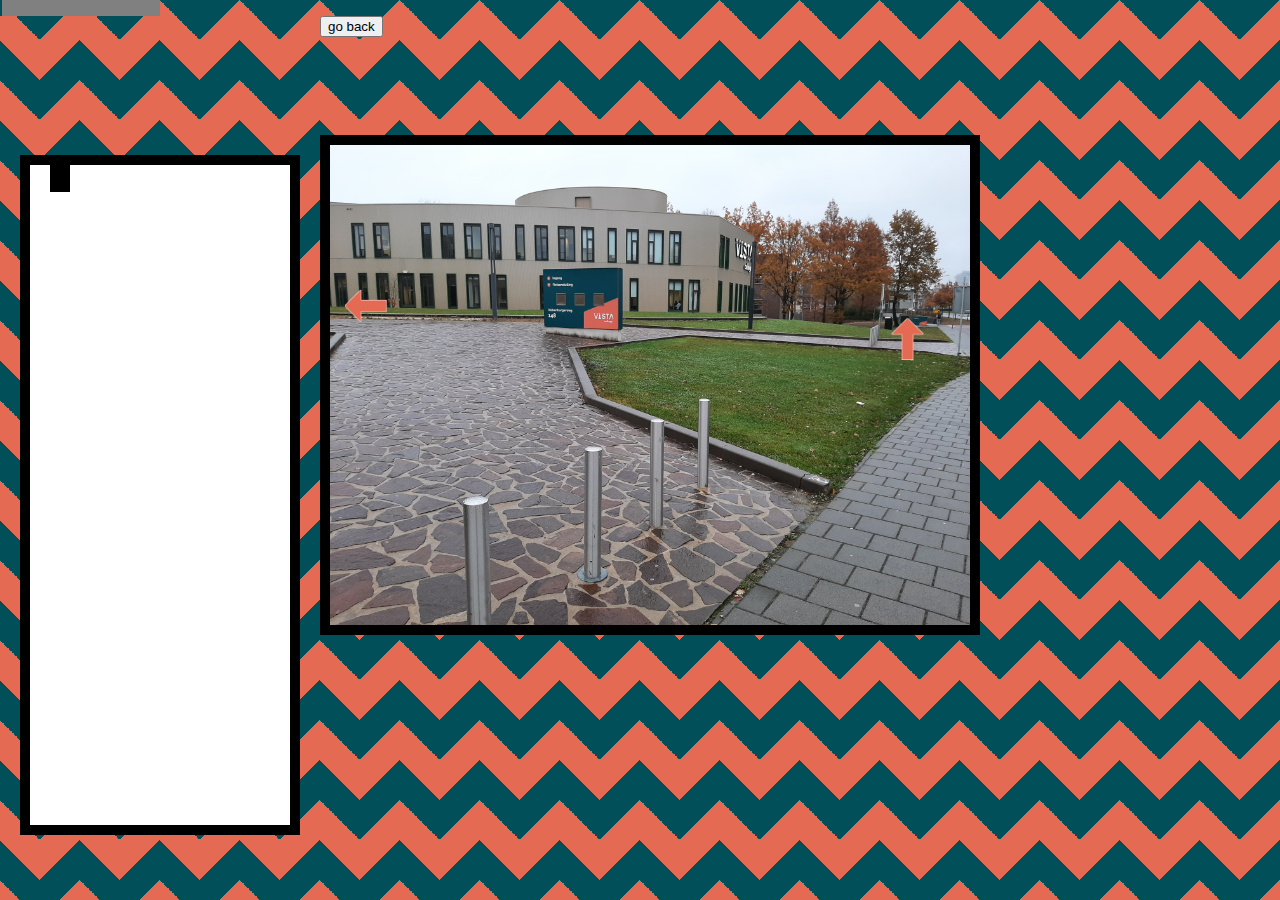
<file: HTML/EscapeVista.html>
<!DOCTYPE html>	
<html>
    <head>
        <title>Escape Vista</title>
        <!--Stylesheet-->
        <link rel="stylesheet" href="../CSS/Stylesheet.css">
    </head>
    <!--oncontextmenu="return false" onkeydown="return false;" onmousedown="return false;" makes sure that the users cannot open the "inspect element" window, to prevent cheating. -->
    <body id="EscapeVistaBody" oncontextmenu="return false" onkeydown="return false;" onmousedown="return false;" > <!--to prevent "inspect element" place: oncontextmenu="return false" onkeydown="return false;" onmousedown="return false;" in the 'body' tag-->  
     <!-- can create errors on some editors  but for running te site it does not affect anything-->
        <!-- <img src="../IMAGES/Escape-Vista-Background.png" id="BackGroundFrame"></img> -->
        <div id="GridContainer">                
            <progress value="1" max="100" id="VistaScore"></progress>
            <p id="score"><span id="score"></span></p>
            <!--Image to use as background-->
            <img id="ImageHolder" src="../IMAGES/School/Hoofdweg.jpg" alt="Image Not Found">
            <!--SVG for drawing and placing the arrows on the screen-->
            <svg id="PathHolder" width=100% height=100% viewbox="0 0 768 576" preserveAspectRatio="none">
                <!--Each arrow is given an X and Y coordinate, direction and destination it lead to when clicked-->
                <image id="ImageArrow1" href="../IMAGES/Blue arrow Left.png" x=30 y=180 height="50px" width="50px" onclick="TravelPath('Pad naar Hoofdingang')"></image>
                <image id="ImageArrow2" href="../IMAGES/Blue arrow Up.png" x=680 y=220 height="50px" width="50px" onclick="TravelPath('Zijweg aan Hoofdweg')"></image>
                <image id="ImageArrow3" href="../IMAGES/Blue arrow Down.png" x=-50 y=-50 height="50px" width="50px" onclick="TravelPath(null)"></image>
                <image id="ImageArrow4" href="../IMAGES/Blue arrow Right.png" x=-50 y=-50 height="50px" width="50px" onclick="Travelpath(null)"></image>
                <p>
                    <button id="landingpage_button" x="50" y="50" height="50px" width="50px">go back</button><!--it is a loop back button -->
                </p>
            </svg>
            <!--To do list to finish before finalising product-->
            <div id="Taskholder"></div>
        </div>
    </body>
</html>
<!--Scripts to link to this HTML page-->
<script src="../JS/EscapeVistaImageInfo.JS"></script>
<script src="../JS/EscapeVista.js"></script>
</file>
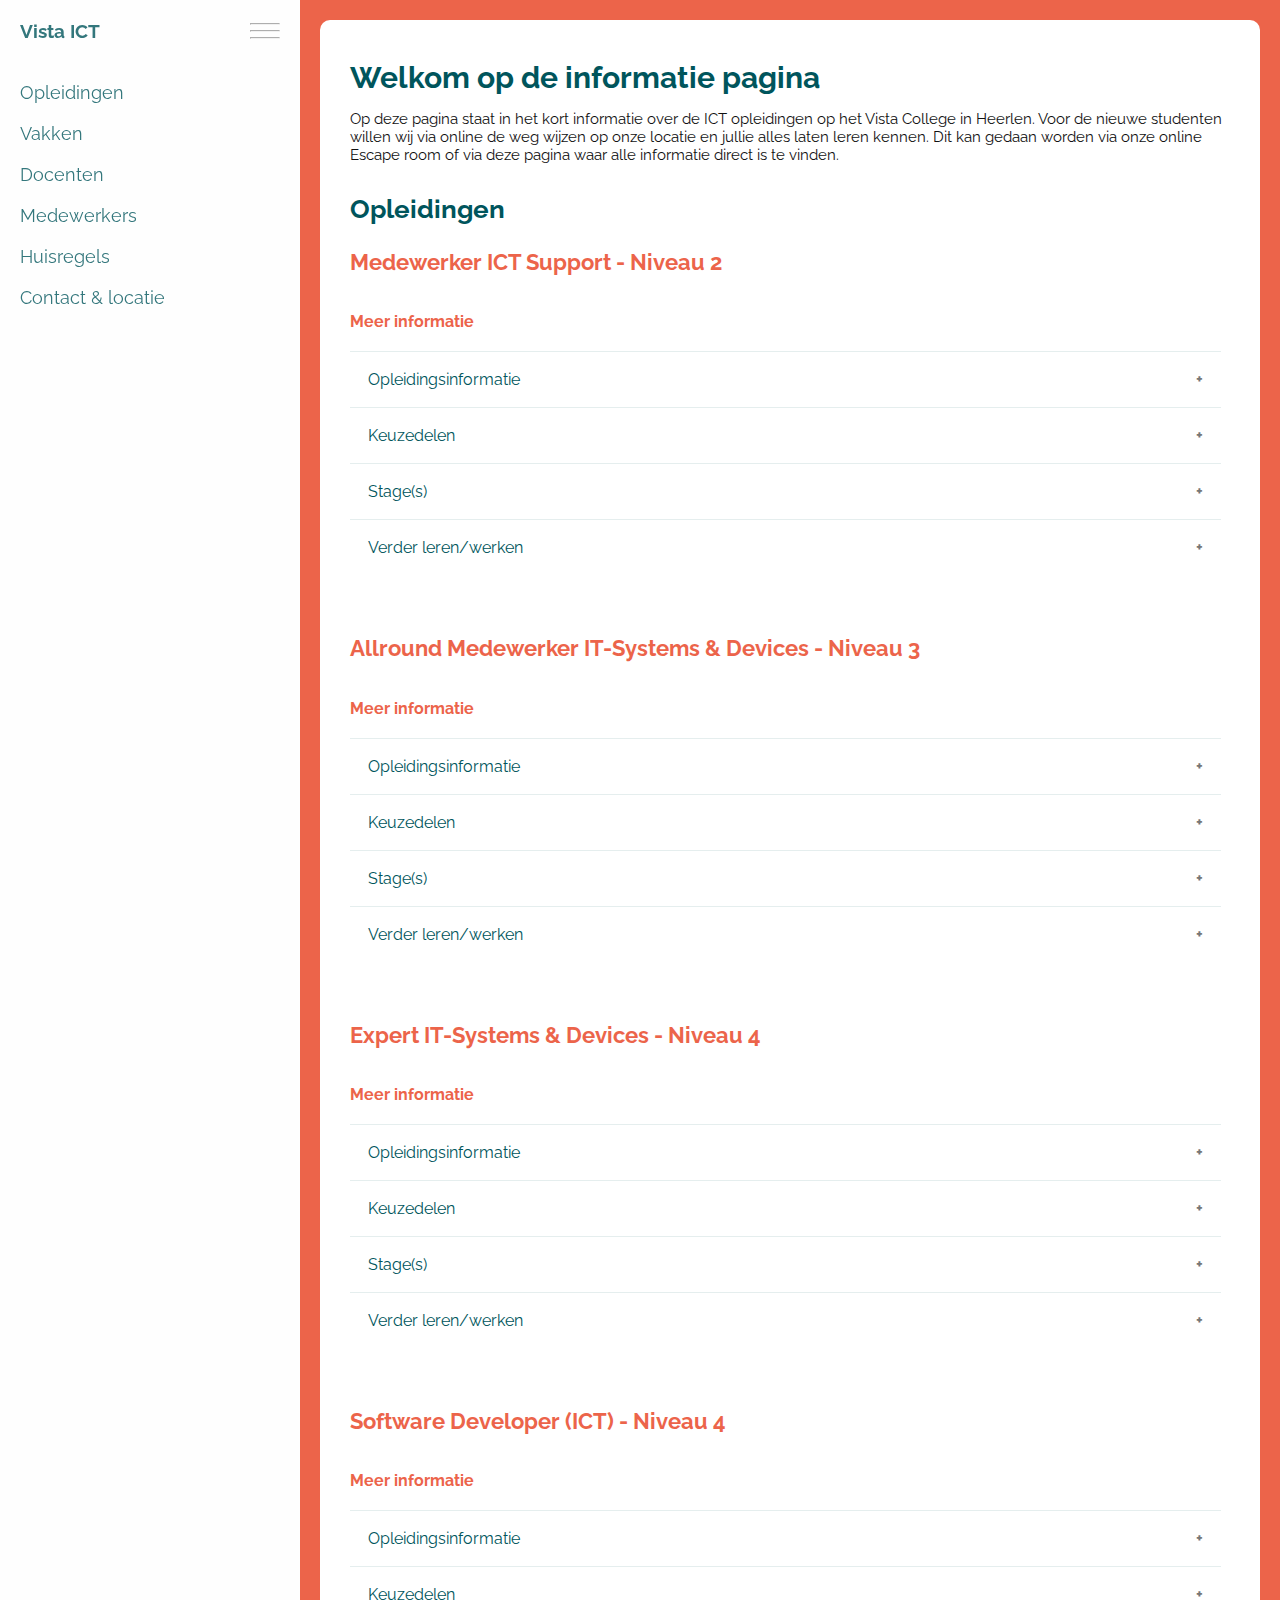
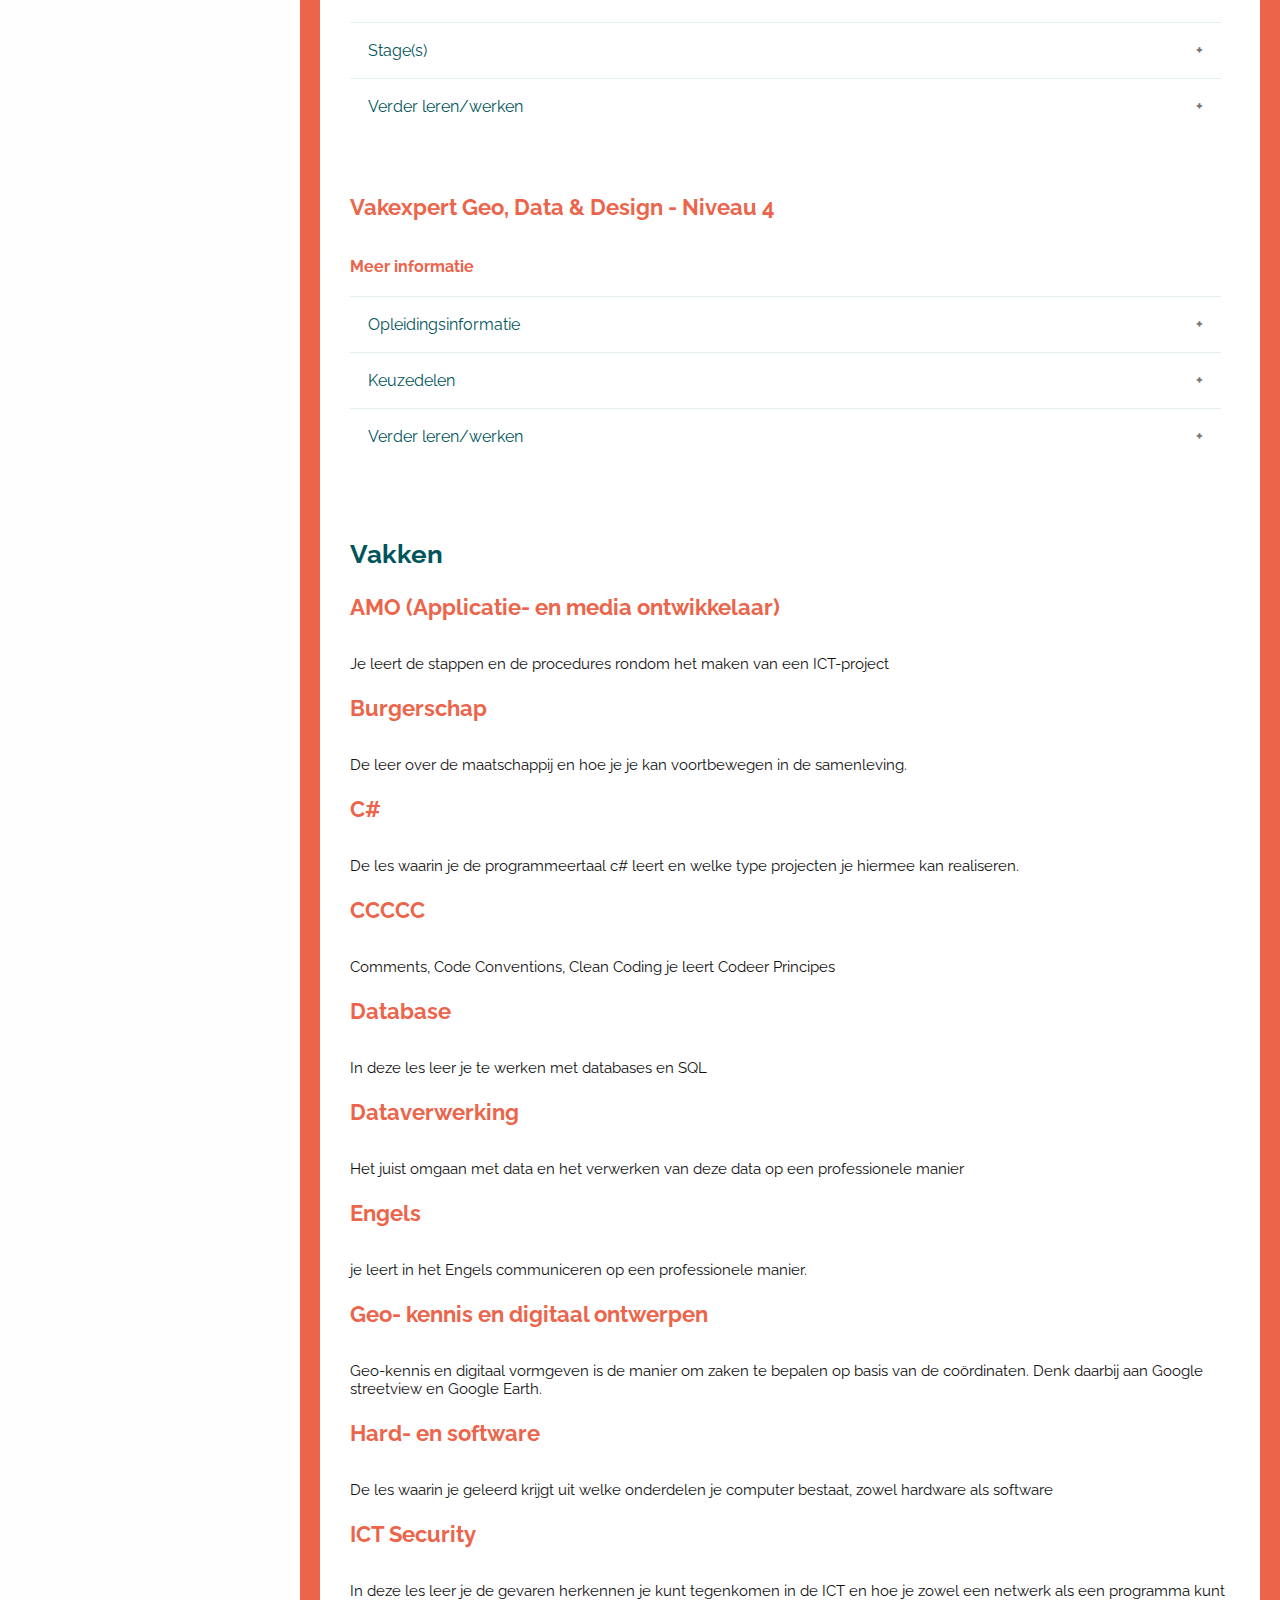
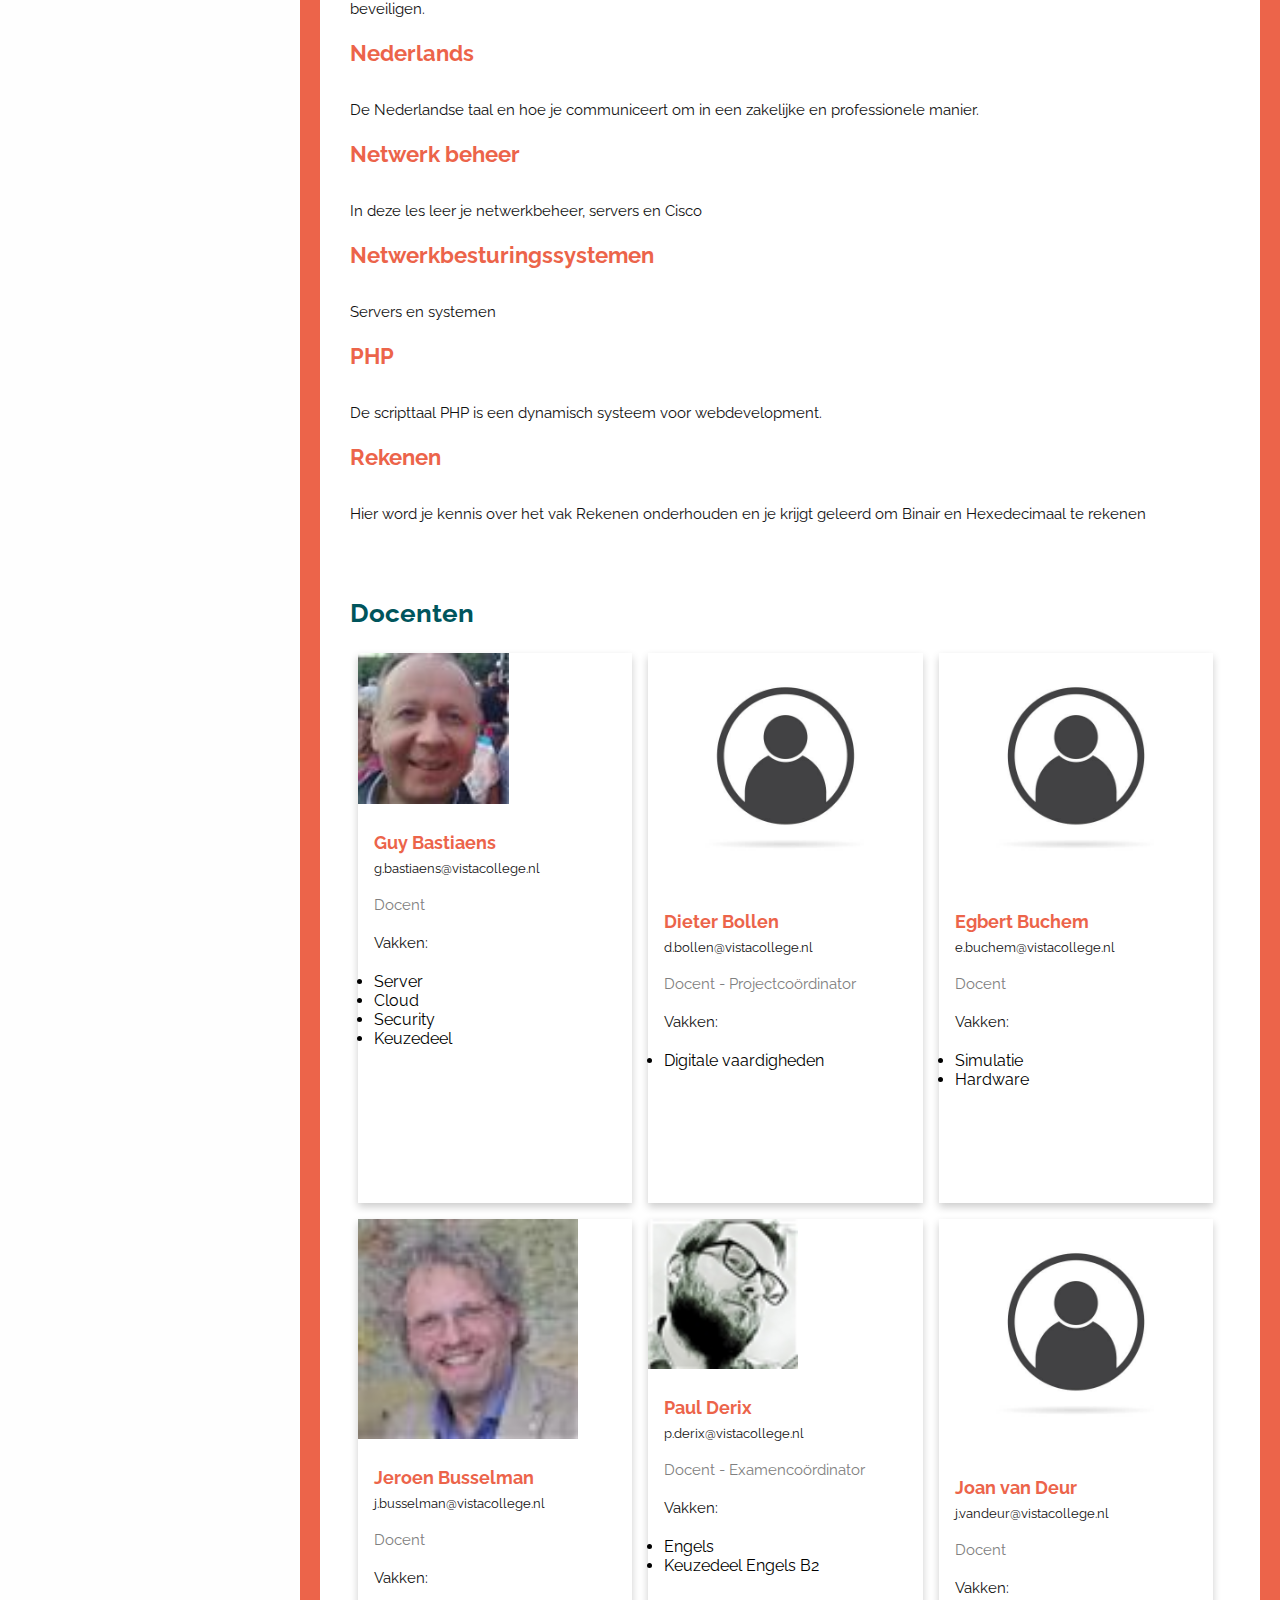
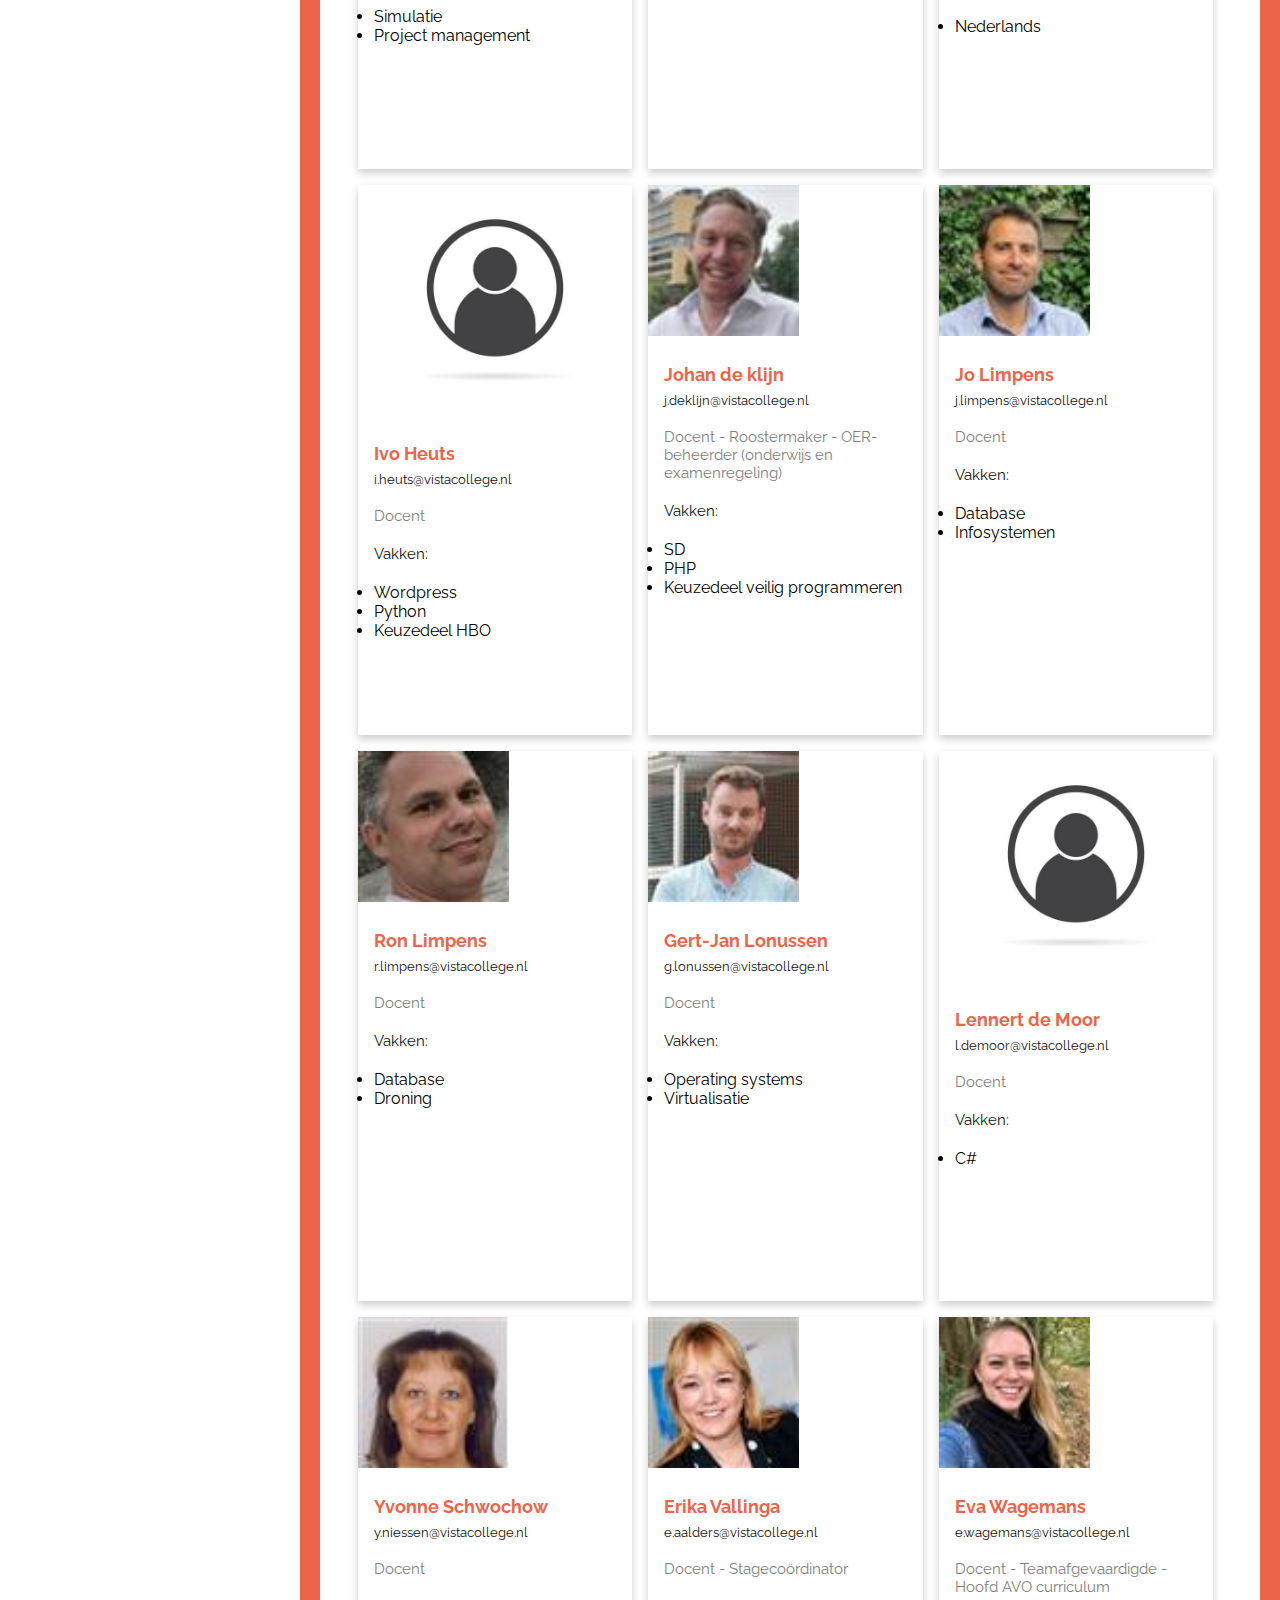
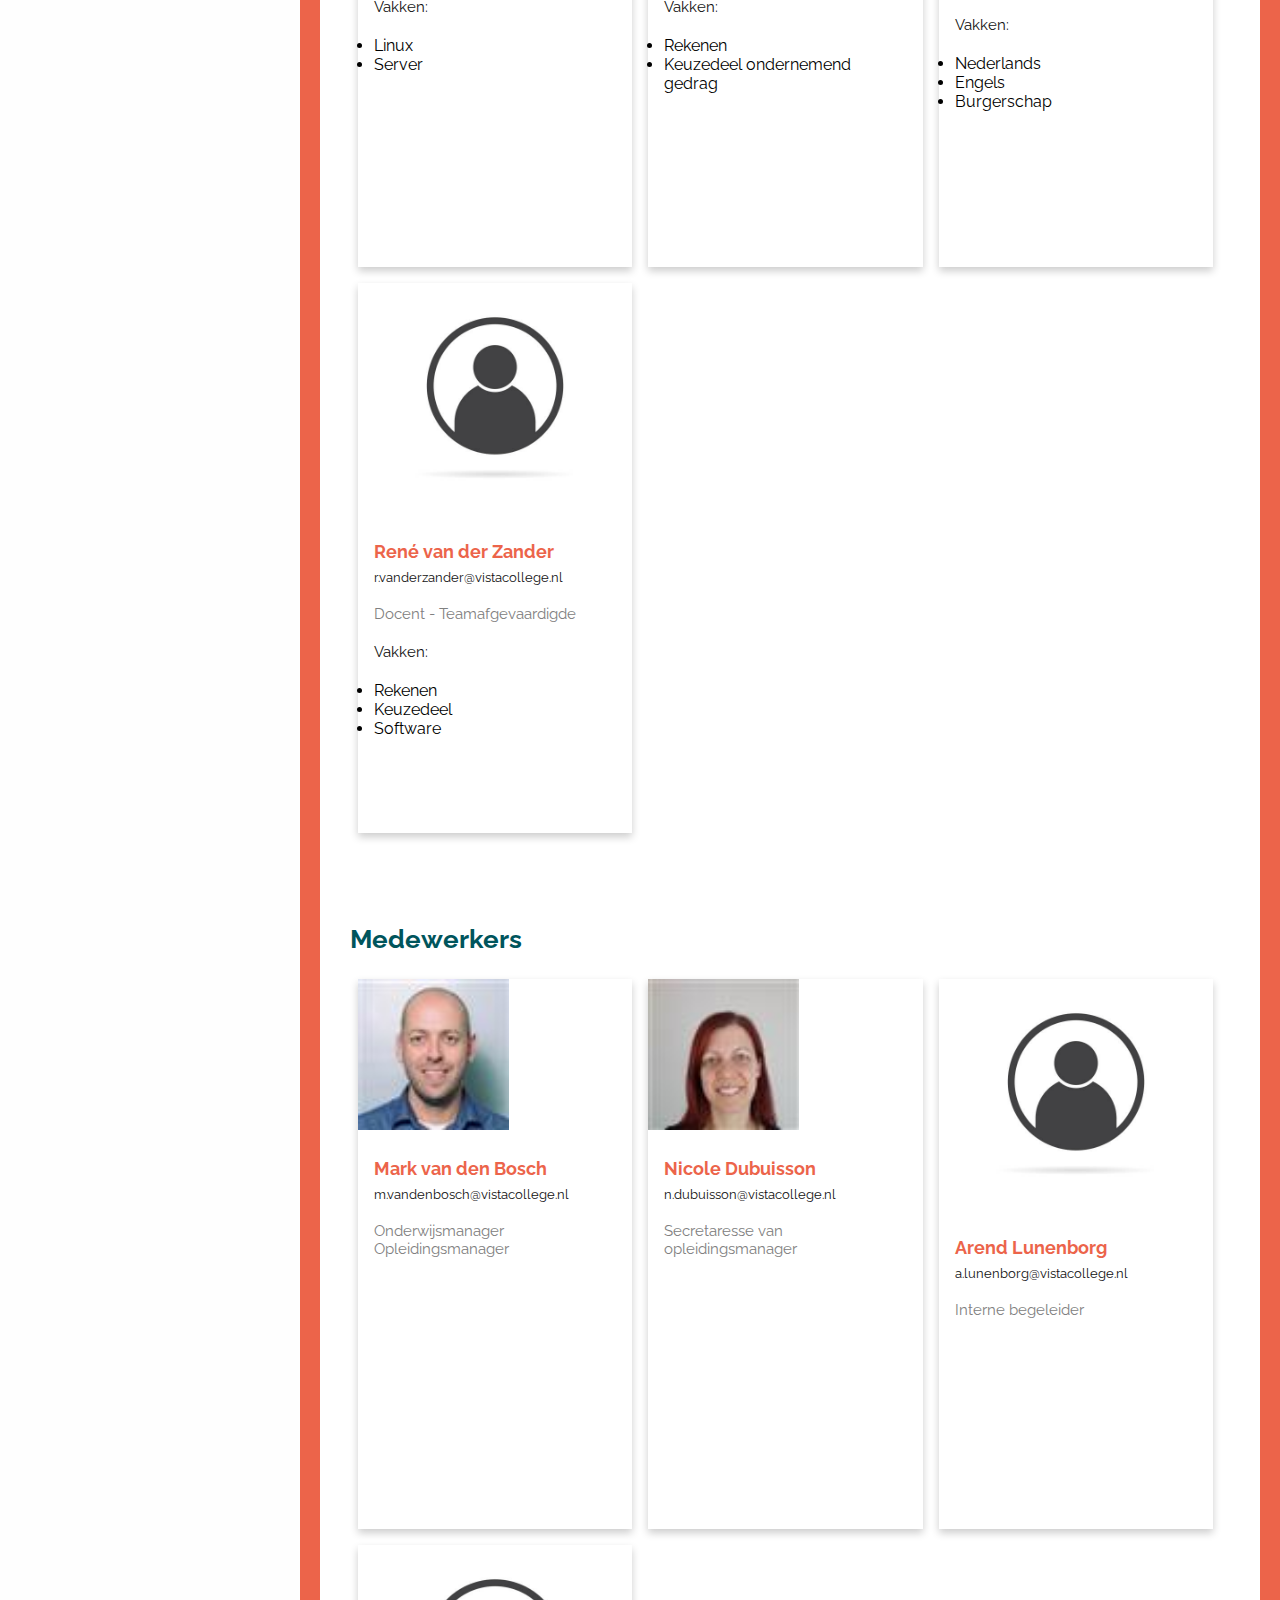
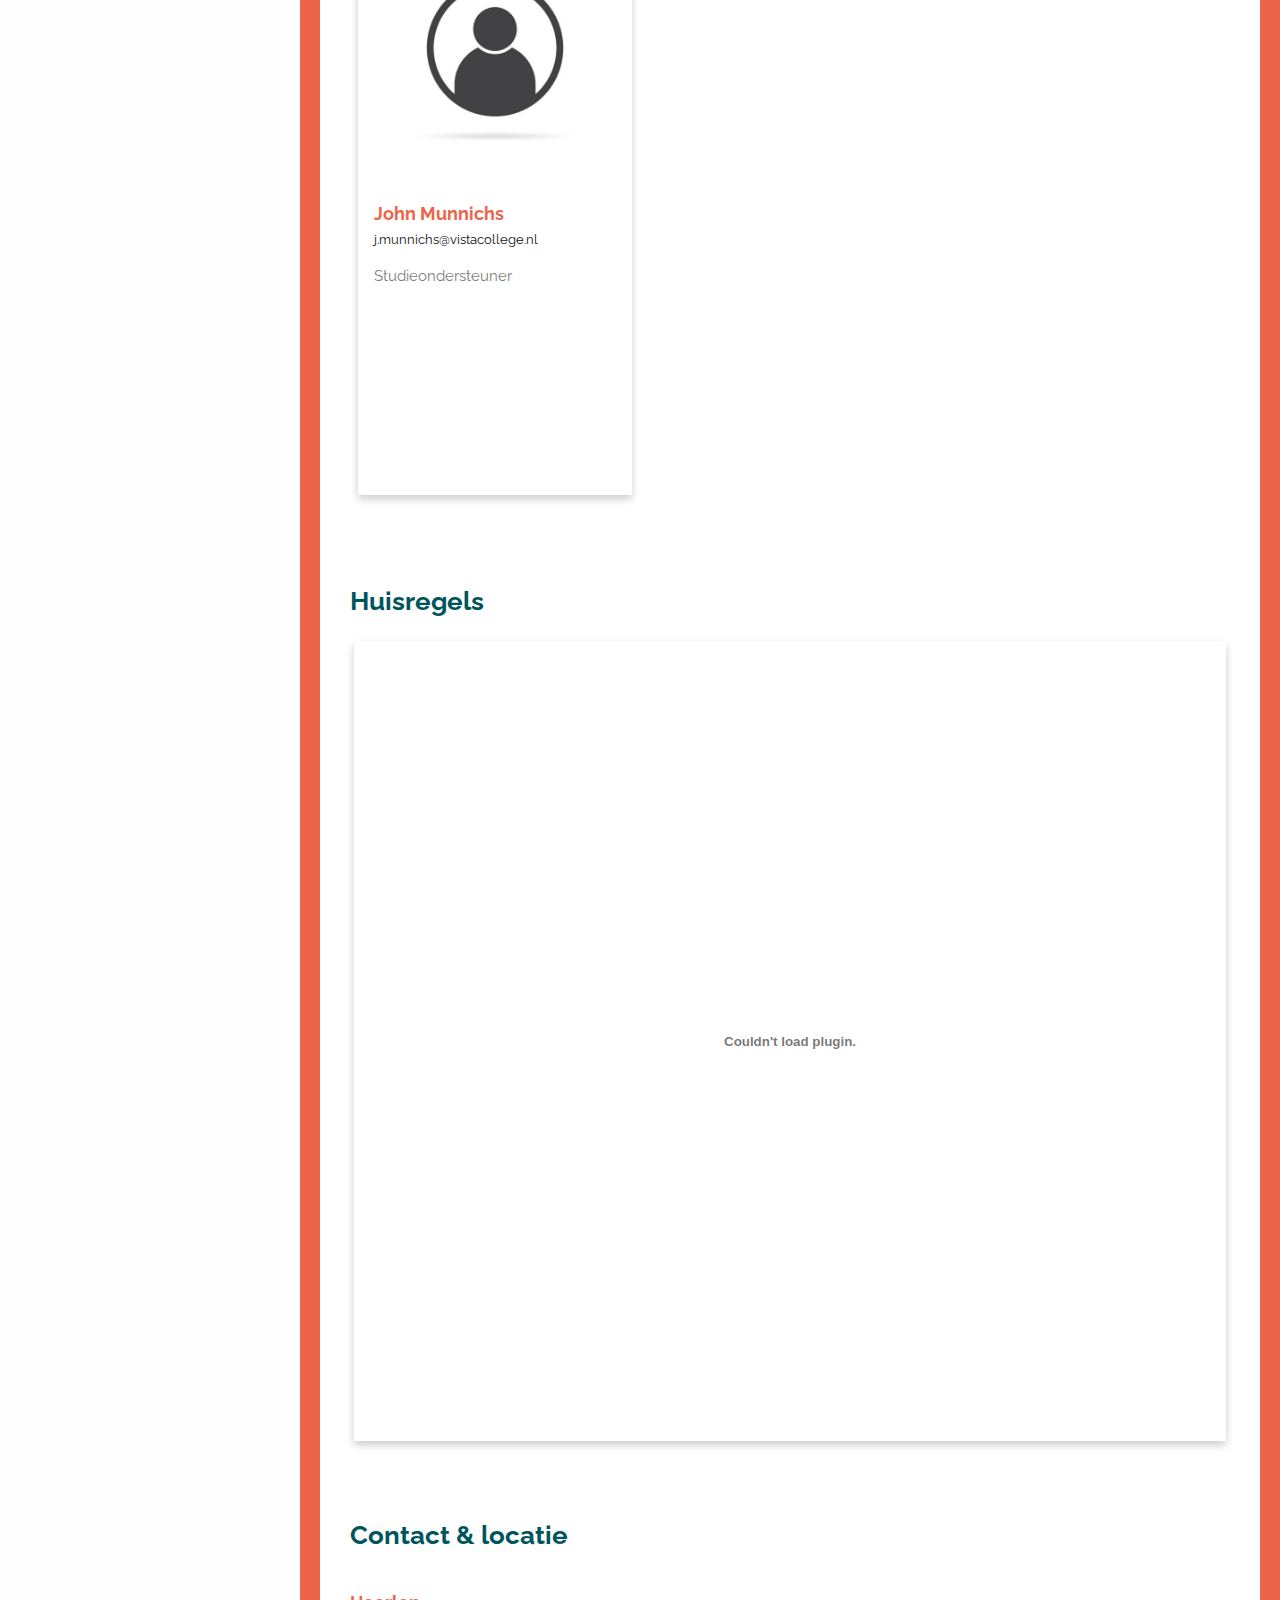
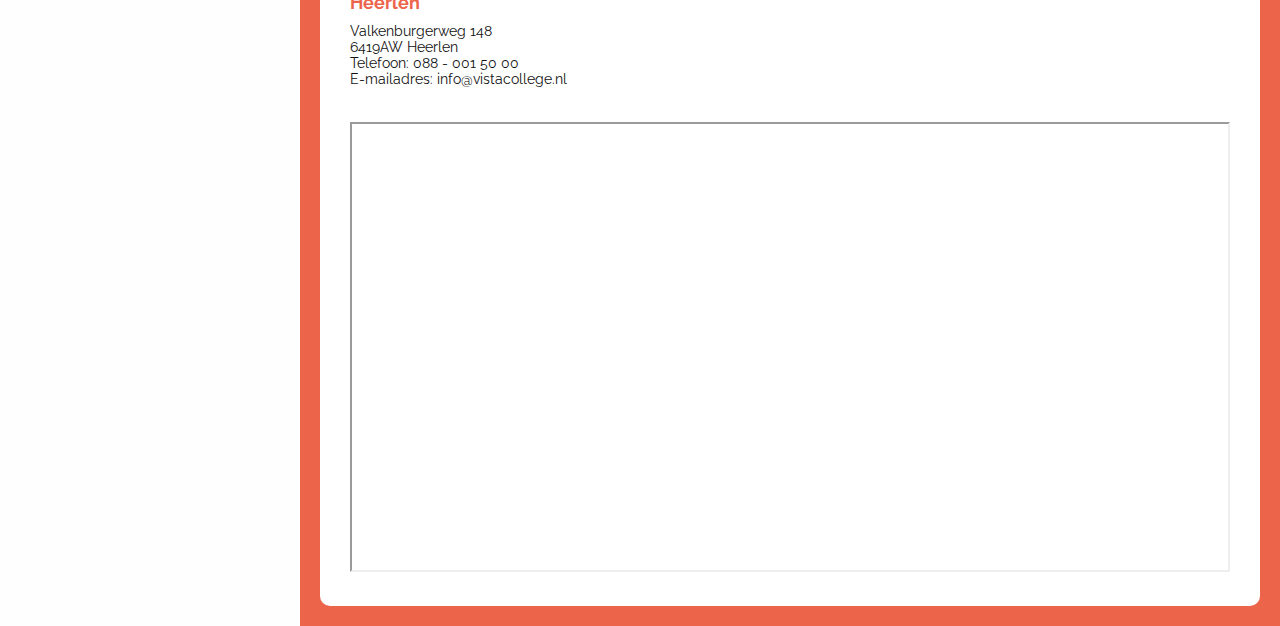
<file: HTML/InformatiePagina.html>
<!DOCTYPE html>
<!-- Informatie pagina waar alle informatie staat over de 
     opleidingen, vakken, docenten, huisregels, plattegrond en contactgegevens. -->
<html>
    <head>
        <link rel="stylesheet" href="../CSS/InformatiePagina.css">        
        <link rel="icon"       href="../IMAGES/VistaLogo.png" type="image/x-icon">                        
        <link rel="preconnect" href="https://fonts.googleapis.com">
        <link rel="preconnect" href="https://fonts.googleapis.com">
        <link rel="preconnect" href="https://fonts.gstatic.com" crossorigin>
        <link href="https://fonts.googleapis.com/css2?family=Raleway&display=swap" rel="stylesheet">
        <title>Escape Vista ICT</title>                 
    </head>
    <body>         
      <nav class="vertical-menu-wrapper">
        <div class="vertical-menu-logo">
          <div><a href="#top" style="font-weight: bolder;">Vista ICT</a></div>
            <span class="open-menu-btn"><hr><hr><hr></span>
        </div>
          <ul class="vertical-menu">            
              <li><a href="#opleidingen">Opleidingen</a></li>
              <li><a href="#vakken">Vakken</a></li>
              <li><a href="#docenten">Docenten</a></li>
              <li><a href="#medewerkers">Medewerkers</a></li>
              <!--<li><a href="#plattegrond">Plattegrond</a></li>-->
              <li><a href="#huisregels">Huisregels</a></li>
              <li><a href="#contact">Contact & locatie</a></li>
          </ul>        
      </nav>      

      <div class="content-wrapper">
        <div class="content">     
          <h1 class="welkom">Welkom op de informatie pagina</h1>
            <p class="welkom">
              Op deze pagina staat in het kort informatie over de ICT opleidingen op het Vista College in Heerlen.
              Voor de nieuwe studenten willen wij via online de weg wijzen op onze locatie en jullie alles laten leren kennen. 
              Dit kan gedaan worden via onze online Escape room of via deze pagina waar alle informatie direct is te vinden.
            </p>
          <!-- Opleidingen -->
        <div>
          <h1 class="opleidingen"><a class="target" name="opleidingen" style="pointer-events: none;">Opleidingen</a></h1>
          
        <h3 class="opleiding">Medewerker ICT Support - Niveau 2</h3>
        <h6 class="meerInformatie">Meer informatie</h6>
          <div class="accordion-div">            
              <button class="accordion">Opleidingsinformatie</button>
                <div class="panel">
                  <p>
                  </br>  
                  Als medewerker ICT ben je klantgericht, kritisch, creatief en flexibel. Je kunt goed samenwerken in multidisciplinaire teams én communiceren met mensen op alle niveaus. Van tijdsdruk word jij niet koud of warm. 
                  Jij zorgt ervoor dat alle medewerkers op hun werkplek een goed functionerende computer vinden. Je stelt aan de hand van procedures gebruiksklare computers samen uit onderdelen en vervangt wat kapot is.
                  </br>
                  </br>
                  Je installeert en onderhoud hardware, software, verbindingen en netwerken en behandelt incidentmeldingen van klanten of collega's. 
                  Het is een divers vak, waarin veel vaardigheden van je gevraagd worden. Om die reden krijg je tijdens je opleiding theorie én praktijklessen waarmee je straks een mooie en brede basis hebt om aan de slag te gaan. 
                  Op welke plek dan ook. Je volgt onder andere de vakken basis netwerkbeheer en hard- en software, maar ook avo (algemeen vormend onderwijs) vakken als Nederlands, Engels en rekenen.
                  </br>  
                  </p>                  
                </div>
            
              <button class="accordion">Keuzedelen</button>
                <div class="panel">
                  <p>
                  </br>
                  Jouw opleiding bestaat uit een basis-, profiel- en keuzedeel (of -delen). Het keuzedeel - verbredend of verdiepend - maakt je studie interessanter. 
                  Zo zorgen de keuzedelen voor een betere aansluiting op een eventuele vervolgstudie en bieden ze meerwaarde als je gaat solliciteren op de arbeidsmarkt.
                  </p>
                </div>
            
              <button class="accordion">Stage(s)</button>
                <div class="panel">
                  <p>
                  </br>
                  Naast de theoretische en praktische lessen op school loop je stage, ook wel beroepspraktijkvorming (BPV) genoemd. 
                  Uiteraard betreft dit een erkend leerbedrijf (SBB). De praktijkbegeleider van school en je praktijkopleiders van het leerbedrijf beoordelen je beroepshouding, 
                  resultaten en je inzet. Een positieve beoordeling van je stage is een voorwaarde om je diploma te halen.
                  </br>
                  </br>
                  Je kunt stage lopen in een computerzaak, een technisch bedrijf of een kantoor of bij een helpdesk.
              </p>
                </div>
              
              <button class="accordion">Verder leren/werken</button>
                <div class="panel">
                <p>
                </br>
                  Als je wilt doorleren na deze opleiding, dan is onze opleiding Medewerker beheer ICT (niveau 3) misschien wel wat voor jou.
                  </br>
                  </br>
                  Je kunt ook gaan werken. Medewerkers ICT zijn in allerlei organisaties te vinden. Je werk is te combineren met commerciële activiteiten, 
                  bijvoorbeeld in de computer-detailhandel of met technische en administratieve activiteiten binnen diverse bedrijf. 
                  Er zijn ook Medewerkers ICT die ondersteunend werk doen in het onderwijs of die worden ingezet bij het hergebruik (recyclen) van hardware-onderdelen.
                </p>
                </div>
              </br>
              </br>

            <h3 class="opleiding">Allround Medewerker IT-Systems & Devices - Niveau 3</h3>
            <h6 class="meerInformatie">Meer informatie</h6>
            <button class="accordion">Opleidingsinformatie</button>
            <div class="panel">
              <p>
              </br>
                ICT is een breed vakgebied en dus kun jij straks bij veel verschillende organisaties aan de slag. 
                 Tijdens deze opleiding volg je onder andere het vak basis netwerkbeheer en hard- en software met aandacht voor het installeren en onderhouden van hardware, 
                 software en verbindingen, het behandelen van incidentmeldingen en het ondersteunen van gebruikers. 
                 Je krijgt ook een aantal avo (algemeen vormend onderwijs)-vakken zoals Nederlands, Engels en rekenen en je gaat natuurlijk op stage om je vaardigheden verder te ontwikkelen. 
                 Deze opleiding biedt je kortom de brede basis die je straks alle mogelijkheden biedt in het werkveld.
                </p>
            </div>
        
          <button class="accordion">Keuzedelen</button>
            <div class="panel">
              <p>
              </br>
                Jouw opleiding bestaat uit een basis-, profiel- en keuzedeel (of -delen). Het keuzedeel - verbredend of verdiepend - maakt je studie interessanter. 
                Zo zorgen de keuzedelen voor een betere aansluiting op een eventuele vervolgstudie en bieden ze meerwaarde als je gaat solliciteren op de arbeidsmarkt.
              </p>
            </div>
        
          <button class="accordion">Stage(s)</button>
            <div class="panel">
              <p>
              </br>
              Naast de theoretische en praktische lessen op school loop je stage, ook wel beroepspraktijkvorming (BPV) genoemd. Uiteraard betreft dit een erkend leerbedrijf (SBB). 
              De praktijkbegeleider van school en je praktijkopleiders van het leerbedrijf beoordelen je beroepshouding, resultaten en je inzet. 
              Een positieve beoordeling van je stage is een voorwaarde om je diploma te halen.
              </p>
            </div>
          
          <button class="accordion">Verder leren/werken</button>
            <div class="panel">
              <p>
              </br>
              Als je wilt doorleren na deze opleiding, dan is onze opleiding ICT beheerder of Netwerk- en Mediabeheerder (niveau 4) misschien wel wat voor jou.
              </br>
              </br>
              Kies je om direct te gaan werken na je opleiding, dan werk je in het bedrijfsleven voornamelijk in het midden- en kleinbedrijf op een helpdesk of een servicedesk. 
              Je kan echter ook werken bij bedrijven die netwerk infrastructuren aanleggen en/of onderhouden.
              </p>
            </div>  
          </br>
          </br>
            
            <h3 class="opleiding">Expert IT-Systems & Devices - Niveau 4</h3>
            <h6 class="meerInformatie">Meer informatie</h6>
            <button class="accordion">Opleidingsinformatie</button>
            <div class="panel">
              <p>
              </br>
              Als ICT en mediabeheerder kun jij bij tal van organisatie gaan werken. De opleiding die we je bieden, 
              beslaat dan ook breed het vakgebied en is een combinatie van theorie en praktijk om je kennis én vaardigheden te ontwikkelen. 
              De vakken die je volgt gaan onder andere over netwerkbesturingssystemen, ICT security en hard- en software.
              </br>
              </br>
              Je leert (onderdelen van) informatiesystemen te ontwikkelen, implementeren en beheren, systeemgebruikers te ondersteunen en een service- of helpdesk te organiseren. 
              Naast al deze specifieke vakken krijg je ook de zogeheten avo-vakken (algemeen vormend onderwijs), zoals Nederlands, Engels en rekenen.
              </p>
            </div>
        
          <button class="accordion">Keuzedelen</button>
            <div class="panel">
              <p>
              </br>
              Jouw opleiding bestaat uit een basis-, profiel- en keuzedeel (of -delen). Het keuzedeel - verbredend of verdiepend - maakt je studie interessanter. 
              Zo zorgen de keuzedelen voor een betere aansluiting op een eventuele vervolgstudie en bieden ze meerwaarde als je gaat solliciteren op de arbeidsmarkt.
              </p>
            </div>
        
          <button class="accordion">Stage(s)</button>
            <div class="panel">
              <p>
              </br>
              Naast de theoretische en praktische lessen op school loop je stage, ook wel beroepspraktijkvorming (BPV) genoemd. 
              Uiteraard betreft dit een erkend leerbedrijf (SBB). De praktijkbegeleider van school en je praktijkopleiders van het leerbedrijf beoordelen je beroepshouding, resultaten en je inzet. 
              Een positieve beoordeling van je stage is een voorwaarde om je diploma te halen.
              </p>
            </div>
          
          <button class="accordion">Verder leren/werken</button>
            <div class="panel">
              <p>
              </br>
              Kies je voor deze opleiding, dan kun je straks werken in de informatietechnologie. Denk daarbij aan bedrijven in het midden- en kleinbedrijf, 
              die een informatiesysteem beheert willen hebben, bedrijven die ondersteunen bij het realiseren van nieuwe informatiesysteem of bedrijven die dienstverlenend optreden bij (grote) verstoringen in netwerk- en informatiesystemen. 
              Er zijn kortom veel mogelijkheden voor jou.
              </p>
            </div>
          </br>
          </br>
            
            <h3 class="opleiding">Software Developer (ICT) - Niveau 4</h3>
            <h6 class="meerInformatie">Meer informatie</h6>
            <button class="accordion">Opleidingsinformatie</button>
            <div class="panel">
              <p>
              </br>
              Als Applicatie- en mediaontwikkelaar weet jij haarfijn welke wensen gebruikers hebben. Je bespreekt met hen hun ideeën en zet daar jouw gedachten tegenover. 
              Vervolgens ontwikkel je nieuwe applicaties of past bestaande applicaties aan. Tijdens je opleiding leer je veel over interviewtechnieken, ontwikkeltechnieken, programmeren en verkooptechnieken.
              </br>
              </br>
              Je leert projectmatig in verschillende talen te programmeren, websites te ontwerpen en te koppelen aan databases. 
              Ook het ontwikkelen, testen en implementeren van applicaties staan op het programma. 
              Omdat je vaak werkt in opdracht van anderen, moet je goed kunnen samenwerken. 
              Tijdens de opleiding is er dan ook veel aandacht voor communicatie en sociale vaardigheden.
              </br>
              </br>
              We stimuleren je om (web)applicaties te bedenken en maken en ervoor te zorgen dat programma’s goed werken én blijven werken. 
              Je leert tevens anderen te instrueren, ook van buiten het bedrijf, over hoe ze met de programma’s moeten werken. 
              Tot slot krijg je ook algemene vakken als Nederlands, Engels, Loopbaan en Burgerschap en rekenen. It's all in the game.
              </p>
            </div>
        
          <button class="accordion">Keuzedelen</button>
            <div class="panel">
              <p>
              </br>
              Jouw opleiding bestaat uit een basis-, profiel- en keuzedeel (of -delen). Het keuzedeel - verbredend of verdiepend - maakt je studie interessanter. 
              Zo zorgen de keuzedelen voor een betere aansluiting op een eventuele vervolgstudie en bieden ze meerwaarde als je gaat solliciteren op de arbeidsmarkt.
              </p>
            </div>
        
          <button class="accordion">Stage(s)</button>
            <div class="panel">
              <p>
              </br>
              Tijdens je stage, je beroepspraktijkvorming, sta je met beide benen in de praktijk. Je past al het geleerde toe en leert nog veel meer vaardigheden van je praktijkopleider. 
              De praktijkbegeleider van school en je praktijkopleiders van het leerbedrijf beoordelen je beroepshouding, resultaten en je inzet. 
              Een positieve beoordeling van je stage is een voorwaarde om je diploma te halen.
              </p>
            </div>
          
          <button class="accordion">Verder leren/werken</button>
            <div class="panel">
              <p>
              </br>
              Jij kunt na deze opleiding verder studeren en een hbo-opleiding volgen, bijvoorbeeld ICT bij Zuyd Hogeschool
              </p>
            </div>
          </br>
          </br>
            
            <h3 class="opleiding">Vakexpert Geo, Data & Design - Niveau 4</h3>
            <h6 class="meerInformatie">Meer informatie</h6>
            <button class="accordion">Opleidingsinformatie</button>
            <div class="panel">
              <p>
              </br>
              Tijdens de opleiding Geo, Data & Design krijg je te maken met vakken als Dataverwerking, Geo- kennis en Digitaal Ontwerpen. 
              Je leert hoe je moet werken met toegepaste softwareprogramma’s en applicaties. Ook maak je kennis met het bedienen van drones.
              </br>
              </br>
              Naast vaktheorie krijg je ook een aantal algemene vakken als Nederlands, Rekenen, Engels en Loopbaan en Burgerschap.
              </br>
              </br>
              De opleiding is ingedeeld in projecten. Een project start altijd vanuit een praktijksituatie. 
              Je werkt samen met lokale overheden en je loopt stage bij bedrijven uit de regio. 
              Zo maak je kennis met de verschillende sectoren die data verzamelen en toepassen. Je ervaart direct hoe dynamisch de wereld van ‘geo’ in elkaar zit.
              </br>
              </br>
              Elke dag is anders: als je even niet bezig bent met het verzamelen van data vanuit satellieten, dan ben je te vinden in de natuur of in woonwijken of landschappen. 
              Vervolgens ga je aan de slag met het ontwerpen van topografische kaarten. Na afloop van deze opleiding heb je veel praktijkervaring opgedaan en een brede basiskennis ontwikkeld.
              </p>
            </div>
        
          <button class="accordion">Keuzedelen</button>
            <div class="panel">
              <p>
              </br>
              De opleiding bestaat uit een basis-, profiel- en keuzedeel (of -delen). Het keuzedeel - verbredend of verdiepend - maakt je studie interessanter. 
              Het speelt namelijk in op ontwikkelingen in onze regio of binnen het bedrijfsleven. Zo zorgt het voor een (nog) betere aansluiting op een eventuele vervolgstudie en biedt het meerwaarde als je gaat solliciteren.
              </p>
            </div>
              
          <button class="accordion">Verder leren/werken</button>
            <div class="panel">
              <p>
              </br>
              Jij bepaalt zelf wat je gaat doen. Als je wilt gaan werken, heb je volop kansen op de arbeidsmarkt. 
              Bedrijven uit allerlei sectoren zijn op zoek naar medewerkers binnen jouw vakgebied. Denk aan:
              </br>
              </br>
              geo advies en consultancy bedrijven;
              <li>overheidsinstanties (provincies, gemeenten, defensie);</li>
              <li>kadaster;</li>
              <li>waterschappen;</li>
              <li>natuurorganisaties;</li>
              <li>bouw- en infrabedrijven;</li>
              <li>groenbedrijven en;</li>
              <li>gezondheidsdiensten.</li>
              </br>
              Maar je kunt ook gewoon doorstuderen. Aan het HBO. Bijvoorbeeld bij de HAS Hogeschool in Den Bosch. Daar bieden ze een opleiding Geo, Media & Design aan.
              </p>
            </div>
          </div>
        </div>

          <!-- Vakken -->
        <div>
          <h1 class="vakken"><a class="target" name="vakken" style="pointer-events: none;">Vakken</a></h1>
            <h3 class="vakken">AMO (Applicatie- en media ontwikkelaar)</h3>
              <p class="p">Je leert de stappen en de procedures rondom het maken van een ICT-project</p>
            <h3 class="vakken">Burgerschap</h3>
              <p class="p">De leer over de maatschappij en hoe je je kan voortbewegen in de samenleving.</p>
            <h3 class="vakken">C#</h3>
              <p class="p">De les waarin je de programmeertaal c# leert en welke type projecten je hiermee kan realiseren.</p>
            <h3 class="vakken">CCCCC</h3>
              <p class="p">Comments, Code Conventions, Clean Coding je leert Codeer Principes</p>
            <h3 class="vakken">Database</h3>
              <p class="p">In deze les leer je te werken met databases en SQL</p>
            <h3 class="vakken">Dataverwerking</h3>
              <p class="p">Het juist omgaan met data en het verwerken van deze data op een professionele manier</p>
            <h3 class="vakken">Engels</h3>
              <p class="p">je leert in het Engels communiceren op een professionele manier.</p>
            <h3 class="vakken">Geo- kennis en digitaal ontwerpen</h3>
              <p class="p">
                <!--Je leert hoe je moet werken met toegepaste softwareprogramma’s en applicaties. Ook maak je kennis met het bedienen van drones.
                -->Geo-kennis en digitaal vormgeven is de manier om zaken te bepalen op basis van de coördinaten. Denk daarbij aan Google streetview en Google Earth.
              </p>
            <h3 class="vakken">Hard- en software</h3>
              <p class="p">De les waarin je geleerd krijgt uit welke onderdelen je computer bestaat, zowel hardware als software</p>
            <h3 class="vakken">ICT Security</h3>
              <p class="p"> In deze les leer je de gevaren herkennen je kunt tegenkomen in de ICT en hoe je zowel een netwerk als een programma kunt beveiligen.<br/></p>
            <h3 class="vakken">Nederlands</h3>
              <p class="p">De Nederlandse taal en hoe je communiceert om in een zakelijke en professionele manier.</p>
            <h3 class="vakken">Netwerk beheer</h3>
              <p class="p">In deze les leer je netwerkbeheer, servers en Cisco</p>
            <h3 class="vakken">Netwerkbesturingssystemen</h3>
              <p class="p">Servers en systemen</p>
            <h3 class="vakken">PHP</h3>
              <p class="p"> De scripttaal PHP is een dynamisch systeem voor webdevelopment.</p>
            <h3 class="vakken">Rekenen</h3>
              <p class="p"> Hier word je kennis over het vak Rekenen onderhouden en je krijgt geleerd om Binair en Hexedecimaal te rekenen</p>
        </div>

          <!-- Docenten -->
          <h1 class="docenten"><a class="target" name="docenten" style="pointer-events: none;">Docenten</a></h1>
          <div class="row">
            <div class="column">
              <div class="card">
                <img src="../IMAGES/fotos_docenten/guy b foto.jpg" style="width:55%">
                <div class="container">
                  <h4 class="name">Guy Bastiaens</h4>
                  <p class="email">g.bastiaens@vistacollege.nl</p>
                  <p class="title">Docent</p>
                  <p>
                    Vakken:
                    <li>Server</li>
                    <li>Cloud</li>
                    <li>Security</li>
                    <li>Keuzedeel</li>
                  </p>                          
                </div>
              </div>
            </div>
          
            <div class="column">
              <div class="card">
                <img src="../IMAGES/istockphoto.jpg" style="width:100%">
                <div class="container">
                  <h4 class="name">Dieter Bollen</h4>
                  <p class="email">d.bollen@vistacollege.nl</p>
                  <p class="title">Docent - Projectcoördinator</p>
                  <p>
                    Vakken:
                    <li>Digitale vaardigheden</li>
                  </p>
                </div>
              </div>
            </div>

            <div class="column">
              <div class="card">
                <img src="../IMAGES/istockphoto.jpg" style="width:100%">
                <div class="container">
                  <h4 class="name">Egbert Buchem</h4>
                  <p class="email">e.buchem@vistacollege.nl</p>
                  <p class="title">Docent</p>
                  <p>
                    Vakken:
                    <li>Simulatie</li>
                    <li>Hardware</li>
                  </p>                  
                </div>
              </div>
            </div>

            <div class="column">
              <div class="card">
                <img src="../IMAGES/fotos_docenten/jeroen b foto.jpg" style="width: 80%;">
                <div class="container">
                  <h4 class="name">Jeroen Busselman</h4>
                  <p class="email">j.busselman@vistacollege.nl</p>
                  <p class="title">Docent</p>
                  <p>
                    Vakken:
                    <li>Simulatie</li>
                    <li>Project management</li>
                  </p>                  
                </div>
              </div>
            </div>

            <div class="column">
              <div class="card">
                <img src="../IMAGES/fotos_docenten/Paul_Derix.jfif" style="width: 150px;">
                <div class="container">
                  <h4 class="name">Paul Derix</h4>
                  <p class="email">p.derix@vistacollege.nl</p>
                  <p class="title">Docent - Examencoördinator</p>
                  <p>
                    Vakken:
                    <li>Engels</li>
                    <li>Keuzedeel Engels B2</li>
                  </p>                  
                </div>
              </div>
            </div>
            
            <div class="column">
              <div class="card">
                <img src="../IMAGES/istockphoto.jpg" style="width:100%">
                <div class="container">
                  <h4 class="name">Joan van Deur</h4>
                  <p class="email">j.vandeur@vistacollege.nl</p>
                  <p class="title">Docent</p>
                  <p>
                    Vakken:
                    <li>Nederlands</li>
                  </p>                  
                </div>
              </div>
            </div>

            <div class="column">
              <div class="card">
                <img src="../IMAGES/istockphoto.jpg" style="width:100%">
                <div class="container">
                  <h4 class="name">Ivo Heuts</h4>
                  <p class="email">i.heuts@vistacollege.nl</p>
                  <p class="title">Docent</p>
                  <p>
                    Vakken:
                   <li>Wordpress</li>
                   <li>Python</li>
                   <li>Keuzedeel HBO</li>
                  </p>                  
                </div>
              </div>
            </div>

            <div class="column">
              <div class="card">
                <img src="../IMAGES/fotos_docenten/johan foto.jpg" style="width: 55%;">
                <div class="container">
                  <h4 class="name">Johan de klijn</h4>
                  <p class="email">j.deklijn@vistacollege.nl</p>
                  <p class="title">Docent - Roostermaker - OER-beheerder (onderwijs en examenregeling)</p>
                  <p>
                    Vakken:
                    <li>SD</li>
                    <li>PHP</li>
                    <li>Keuzedeel veilig programmeren</li>
                  </p>                  
                </div>
              </div>
            </div>

            <div class="column">
              <div class="card">
                <img src="../IMAGES/fotos_docenten/jo l foto.jpg" style="width: 55%;">
                <div class="container">
                  <h4 class="name">Jo Limpens</h4>
                  <p class="email">j.limpens@vistacollege.nl</p>
                  <p class="title">Docent</p>
                  <p>
                    Vakken:
                   <li>Database</li>
                   <li>Infosystemen</li>
                  </p>                  
                </div>
              </div>
            </div>

            <div class="column">
              <div class="card">
                <img src="../IMAGES/fotos_docenten/ron l foto.jpg" style="width: 55%;">
                <div class="container">
                  <h4 class="name">Ron Limpens</h4>
                  <p class="email">r.limpens@vistacollege.nl</p>
                  <p class="title">Docent</p>
                  <p>
                    Vakken:
                    <li>Database</li>
                    <li>Droning</li>
                  </p>
                </div>
              </div>
            </div>

            <div class="column">
              <div class="card">
                <img src="../IMAGES/fotos_docenten/gert jan l fotoo.jpg" style="width: 55%;">
                <div class="container">
                  <h4 class="name">Gert-Jan Lonussen</h4>
                  <p class="email">g.lonussen@vistacollege.nl</p>
                  <p class="title">Docent</p>
                  <p>
                    Vakken:
                    <li>Operating systems</li>
                    <li>Virtualisatie</li>
                  </p>                  
                </div>
              </div>
            </div>

            <div class="column">
              <div class="card">
                <img src="../IMAGES/istockphoto.jpg" style="width:100%">
                <div class="container">
                  <h4 class="name">Lennert de Moor</h4>
                  <p class="email">l.demoor@vistacollege.nl</p>
                  <p class="title">Docent</p>
                  <p>
                    Vakken:
                    <li>C#</li>
                  </p>                  
                </div>
              </div>
            </div>

            <div class="column">
              <div class="card">
                <img src="../IMAGES/fotos_docenten/yvonne s foto.jpg" style="width: 55%;">
                <div class="container">
                  <h4 class="name">Yvonne Schwochow</h4>
                  <p class="email">y.niessen@vistacollege.nl</p>
                  <p class="title">Docent</p>
                  <p>
                    Vakken:
                    <li>Linux</li>
                    <li>Server</li>
                  </p>                  
                </div>
              </div>
            </div>

            <div class="column">
              <div class="card">
                <img src="../IMAGES/fotos_docenten/erika foto.jpg" style="width: 55%;">
                <div class="container">
                  <h4 class="name">Erika Vallinga</h4>
                  <p class="email">e.aalders@vistacollege.nl</p>
                  <p class="title">Docent - Stagecoördinator</p>
                  <p>
                    Vakken:
                    <li>Rekenen</li>
                    <li>Keuzedeel ondernemend gedrag</li>
                  </p>                  
                </div>
              </div>
            </div>

            <div class="column">
              <div class="card">
                <img src="../IMAGES/fotos_docenten/eva w foto.jpg" style="width: 55%;">
                <div class="container">
                  <h4 class="name">Eva Wagemans</h4>
                  <p class="email">e.wagemans@vistacollege.nl</p>
                  <p class="title">Docent - Teamafgevaardigde - Hoofd AVO curriculum</p>
                  <p>
                    Vakken:
                    <li>Nederlands</li>
                    <li>Engels</li>
                    <li>Burgerschap</li>
                  </p>                  
                </div>
              </div>
            </div>

            <div class="column">
              <div class="card">
                <img src="../IMAGES/istockphoto.jpg" style="width:100%">
                <div class="container">
                  <h4 class="name">René van der Zander</h4>
                  <p class="email">r.vanderzander@vistacollege.nl</p>
                  <p class="title">Docent - Teamafgevaardigde</p>
                  <p>
                    Vakken:
                    <li>Rekenen</li>
                    <li>Keuzedeel</li>
                    <li>Software</li>
                  </p>                  
                </div>
              </div>
            </div>
          </div>

          <!-- Medewerkers -->
          <h1 class="medewerkers"><a class="target" name="medewerkers" style="pointer-events: none;">Medewerkers</a></h1>
            <div class="row">
              <div class="column">
                <div class="card">
                  <img src="../IMAGES/fotos_docenten/mark v d b foto.jpg" style="width: 55%;">
                  <div class="container">
                    <h4 class="name">Mark van den Bosch</h4>
                    <p class="email">m.vandenbosch@vistacollege.nl</p>
                    <p class="title">Onderwijsmanager</br>Opleidingsmanager</p>                  
                  </div>
                </div>
              </div>

              <div class="column">
                <div class="card">
                  <img src="../IMAGES/fotos_docenten/nicole d foto.jpg" style="width: 55%;">
                  <div class="container">
                    <h4 class="name">Nicole Dubuisson</h4>
                    <p class="email">n.dubuisson@vistacollege.nl</p>
                    <p class="title">Secretaresse van opleidingsmanager</p>                  
                  </div>
                </div>
              </div>

              <div class="column">
                <div class="card">
                  <img src="../IMAGES/istockphoto.jpg" style="width:100%">
                  <div class="container">
                    <h4 class="name">Arend Lunenborg</h4>
                    <p class="email">a.lunenborg@vistacollege.nl</p>
                    <p class="title">Interne begeleider</p>                  
                  </div>
                </div>
              </div>

              <div class="column">
                <div class="card">
                  <img src="../IMAGES/istockphoto.jpg" style="width:100%">
                  <div class="container">
                    <h4 class="name">John Munnichs</h4>
                    <p class="email">j.munnichs@vistacollege.nl</p>
                    <p class="title">Studieondersteuner</p>                  
                  </div>
                </div>
              </div>
            </div>

          <!-- Plattegrond -->
          <!--<h1 class="plattegrond"><a class="target" name="plattegrond" style="pointer-events: none;">Plattegrond</a></h1>-->

          <!-- Huisregels -->
          <h1 class="huisregels"><a class="target" name="huisregels" style="pointer-events: none;">Huisregels</a></h1>
          <center><embed class="pdf" src="../Documenten/Studentenstatuut-VISTA-college.pdf" width="99%" height="800px"/></center>

          <!-- Contact -->
          <div>
            <h1 class="contact"><a class="target" name="contact" style="pointer-events: none;">Contact & locatie</a></h1>
            <h6 class="locatie">Heerlen</h6>
                <p class="locatie">
                  Valkenburgerweg 148</br>
                  6419AW Heerlen</br>
                  Telefoon: 088 - 001 50 00</br>
                  E-mailadres: info@vistacollege.nl</br>
                </p>  
            <iframe style="width: 100%;" src="https://www.google.com/maps/embed?pb=!1m18!1m12!1m3!1d7120.34798850613!2d5.95707769862366!3d50.87887774976183!2m3!1f0!2f0!3f0!3m2!1i1024!2i768!4f13.1!3m3!1m2!1s0x47c0bdc7aa05ae5b%3A0xb9026263fa8e0a1f!2sVISTA%20college!5e0!3m2!1snl!2snl!4v1639126969258!5m2!1snl!2snl" width="600" height="450" style="border:0;" allowfullscreen="" loading="lazy"></iframe>
                
          </div>
          
        </div>
      </div>          
      
      
      <script src="../JS/jquery.min.js"></script>
      <script src="../JS/script.js"></script>

    </body>
</html>
</file>
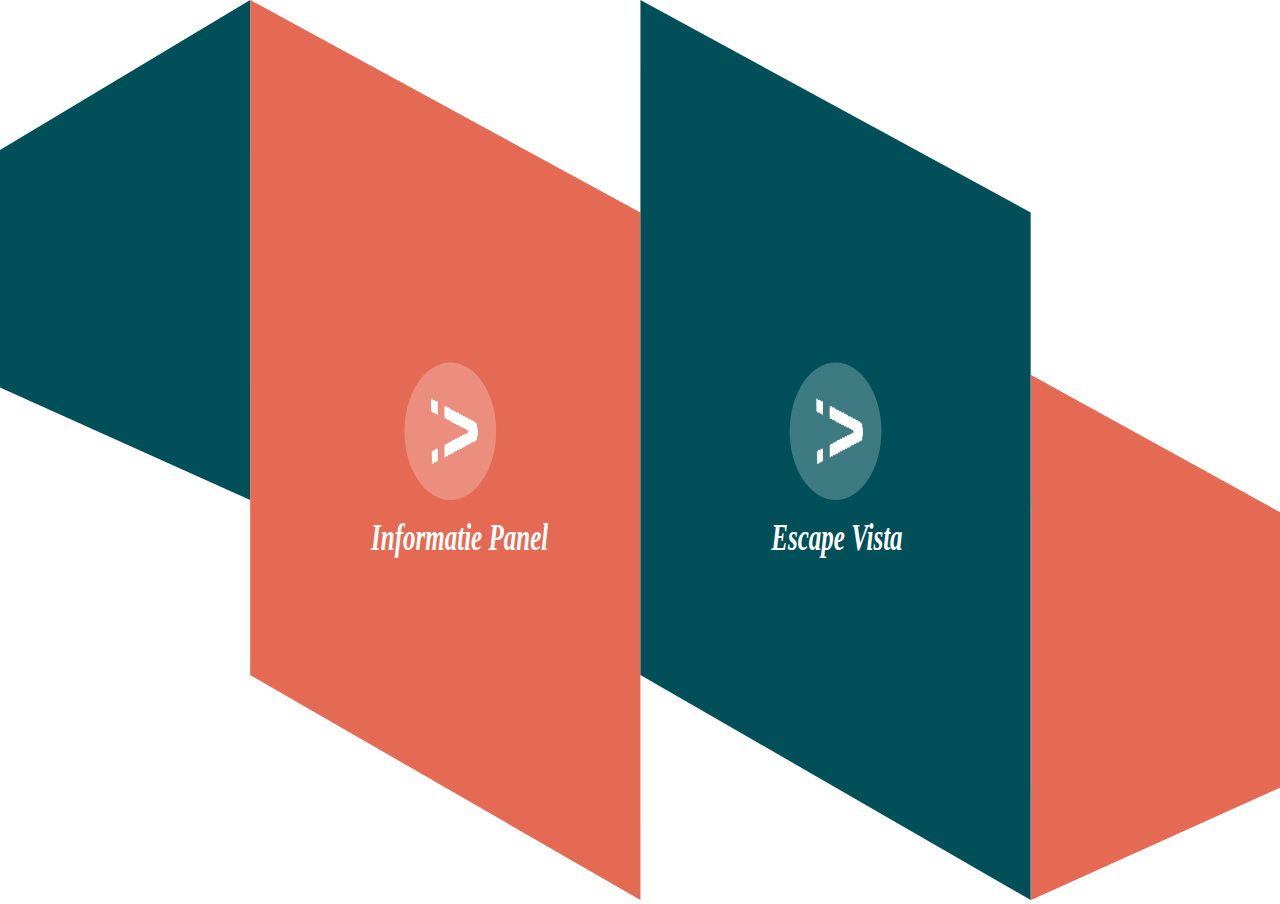
<file: HTML/LandingsPagina.html>
<!DOCTYPE html>
<html style="width:100%;height:100%;">
<head>
    <title>Just try to Escape Vista</title>
    <!--Style sheet-->
    <link rel="stylesheet" href="../CSS/Stylesheet.css">
</head>
<body style="width:100%;height:100%;margin:0;padding:0;">
    <!--Viewbox with relevant details so it scales with the screen of the user-->
    <svg height="100vh" width="100vw" viewbox="0 0 1535 720" preserveAspectRatio="none">
        <!--The red and dark-Cyan polygon on the screen, the onclick event works on any area of the polygon-->
        <!--The points to define the polygon, the points are declared clock-wise and start with the upper-right point of the polygon-->
        <polygon points="0,120 300,0, 300,400 0,310" style="fill:#004f59"></polygon>
        <polygon points="300,0 768,170 768,720 300,540" style="fill:#e56a54" onclick="location.href='InformatiePagina.html';"></polygon>
        <polygon points="768,0 1236,170 1236,720 768,540" style="fill:#004f59" onclick="location.href='EscapeVista.html';"></polygon>
        <polygon points="1236.5,300 1535.5,410 1535.5,630 1236.5,720" style="fill:#e56a54"></polygon>
        <!--The circels found on the polygons-->
        <!--CX and CY are the x and y coordinates of the circle respective-->
        <!--Circle in the red polygon leading to the informatie page-->
        <circle cx="540" cy="345" r="55" stroke-width="0" fill="#EB8E7E"></circle>
        <!--Circle in the dark-cyan polygon leading to "Escape Vista"-->
        <circle cx="1002" cy="345" r="55" stroke-width="0" fill="#3E7A81"></circle>
        <!--The arrow in the circles-->
        <!--arrow for the information page-->
        <a style="cursor: pointer;"><image href="../IMAGES/VistaArrow.png" x="468" y="276" onclick="location.href='InformatiePagina.html';"/></a>
        <!--arrow for the "Escape Vista" game-->
        <a style="cursor: pointer;"><image href="../IMAGES/VistaArrow.png" x="930" y="276" onclick="location.href='EscapeVista.html';"/></a>
        <!--The tekst underneath the arrows and circles-->
        <text x="445" y="440" class="LandingsPageText">Informatie Panel</text>
        <text x="925" y="440" class="LandingsPageText">Escape Vista</text>
    </svg>
</body>
</html>
</file>
<file: CSS/Stylesheet.css>
.LandingsPageText{
    font-weight: bold;
    font-style: italic;
    font-size: 30px;
    fill: white;
}

#EscapeVistaBody {
    background-color: #e56a54;
    background-image:  linear-gradient(135deg, #004f59 25%, transparent 25%), linear-gradient(225deg, #004f59 25%, transparent 25%), linear-gradient(45deg, #004f59 25%, transparent 25%), linear-gradient(315deg, #004f59 25%, #e56a54 25%);
    background-position:  40px 0, 40px 0, 0 0, 0 0;
    background-size: 80px 80px;
    background-repeat: repeat;
    margin: 0px;
    padding: 0px;
  }
#TaskHint{
    width: 100%;
    height: auto;
}
#ImageMap{
    grid-area: ImageGrid;
}
#ImageHolder{
    width: 100%;
    height: auto;
    grid-area: ImageGrid;
    border: black solid 10px;
}
#PathHolder{
    width: 100%;
    height: auto;
    grid-area: ImageGrid;
}
#GridContainer{
    display: grid; 
    grid-template-columns: 25% 50% 25%; 
    grid-template-rows: 15% 80%; 
    gap: 0px 0px; 
    grid-template-areas: 
    "TopGrid TopGrid TopGrid"
    "LeftGrid ImageGrid RightGrid"; 
    height: 100vh;
    width: 100vw;
}
#Taskholder{
    display: none;
    grid-area: RightGrid;
    background-color: white;
    border: black solid 3px;
    margin: 20px;
}
#score{
    grid-area: LeftGrid;
    background-color: white;
    font-style:Raleway;
    border: black solid 10px;
    margin: 20px;; 
}
/*Styling for the progress bar, just change the name to the correct thing*/
/*Firefox styling*/
#VistaScore::-moz-progress-bar { 
    background: #004f59; 
    transition: all 0.5s;
} 
/*Chrome/Safari styling*/
#VistaScore::-webkit-progress-value{
    background: #004f59;
    transition: all 0.5s;
}
/*Internet Explorer/Edge styling*/
#VistaScore { 
    background: #004f59; 
    transition: all 0.5s;
}
</file>
<file: CSS/InformatiePagina.css>
/* Side Navbar bron: https://codepen.io/MijeongLee/pen/LYEXMzR */
*{
  font-family: 'Raleway', sans-serif;
}
body {
  background-color: #fefefe;
  margin: 0;   
}
html{
  scroll-behavior: smooth;
}
nav {    
  position: fixed;
  width: 100%;
  max-width: 300px;
  bottom: 0; top: 0;
  display: block;
  min-height: 300px;
  height: 100%;  
  opacity: 0.8;
  transition: all 300ms;
  -moz-transition: all 300ms;
  -webkit-transition: all 300ms;
}

nav .vertical-menu hr{opacity: 0.1; border-width: 0.5px;}
nav ul{width: 90%; padding-inline-start: 0; margin: 10px; height: calc(100% - 20px); }
nav .vertical-menu-logo{ padding: 20px; font-size: 1.2em; position: relative}
nav .vertical-menu-logo .open-menu-btn{width: 30px; height: max-content; position: absolute; display: block; 
    right: 20px; top: 0; bottom: 0; margin: auto; cursor: pointer;}
nav .vertical-menu-logo .open-menu-btn hr{margin: 5px 0}
nav li{list-style: none; padding: 10px 10px; cursor: pointer; font-size: 18px;}

nav span:after{
  content: '';
  width: 12px;
  height: 12px;
  display: block;
  position: absolute;
  left: -20px; top: 0; bottom: 0;
  margin: auto;
  border-radius: 50%;
}
.content-wrapper{
  width: calc(100% - 300px);
  height: auto;
  position: absolute;
  left: 300px;
  padding: 20px;
}
.closed-menu .content-wrapper{
  width: 100%;
  left: 50px;
}
.content-wrapper{
  transition: all 300ms;
}
.vertical-menu-wrapper .vertical-menu-logo div{transition: all 100ms;}
.closed-menu .vertical-menu-wrapper .vertical-menu-logo div{
  margin-left: -100px;
}
.vertical-menu-wrapper .vertical-menu-logo .open-menu-btn{transition: all 300ms;}
.closed-menu .vertical-menu-wrapper .vertical-menu-logo .open-menu-btn{
  left: 7px;
  right: 100%;
}

.closed-menu .vertical-menu-wrapper ul,.closed-menu .vertical-menu-wrapper hr{margin-left: -300px;}
.vertical-menu-wrapper ul, .vertical-menu-wrapper hr{transition: all 100ms;}
.content-wrapper{background: #ec644a;}
.content{
  width: 100%;
  min-height: 100%;
  background: #fff;
  border-radius: 10px;
  padding: 30px;
}

a {
  color: #00555c;
  text-decoration: none;
  -webkit-transition: all 0.6s ease;
  -moz-transition: all 0.6s ease;
  transition: all 0.6s ease;
}
a:hover {
  color: #012427;
  -webkit-transition: all 0.6s ease;
  -moz-transition: all 0.6s ease;
  transition: all 0.6s ease;
}

.app {
  height: 100vh;
}

/* ------------- Sidebar ----------------*/
.sidebar {
  position: fixed;
  width: 17em;
  height: 100%;
  top: 0;
  overflow: hidden;
  background-color: #19222a;
  /*-webkit-transform: translateZ(0);*/
  visibility: visible;
  /*-webkit-backface-visibility: hidden;*/
}
.sidebar header {
  background-color: #e56a54;
  font-size: 22px;
  width: 100%;
  height: 5%;
  display: block;
  padding: 0.75em 1em;
}

/* ------------- Sidebar Nav ----------------*/
.sidebar-nav {
  position: absolute;
  background-color: #19222a;
  height: 100%;
  font-weight: 400;
  font-size: 1.2em;
  overflow: auto;
  padding-bottom: 6em;
  z-index: 9;
  overflow: hidden;
  -webkit-overflow-scrolling: touch;
  /* -------------
  Chev elements
  ----------------*/
  /* -------------
  Nav-Flyout
  ----------------*/
  /* -------------
  Hover
  ----------------*/
}
.sidebar-nav ul {
  list-style: none;
  display: block;
  padding: 0;
  margin: 0;
}
.sidebar-nav ul li {
  margin-left: 0;
  padding-left: 0;
  display: inline-block;
  width: 100%;
  /* -------------
  Sidebar: icons
  ----------------*/
}
.sidebar-nav ul li a {
  color: rgba(255, 255, 255, 0.9);
  font-size: 0.75em;
  padding: 1.05em 1em;
  position: relative;
  display: block;
}
.sidebar-nav ul li a:hover {
  background-color: rgba(0, 0, 0, 0.9);
  -webkit-transition: all 0.6s ease;
  -moz-transition: all 0.6s ease;
  transition: all 0.6s ease;
}
.sidebar-nav ul li i {
  font-size: 1.8em;
  padding-right: 0.5em;
  width: 9em;
  display: inline;
  vertical-align: middle;
}
.sidebar-nav > ul > li > a:after {
  /*content: caret-forward-outline;*/
  font-family: ionicons;
  font-size: 0.5em;
  width: 10px;
  color: #fff;
  position: absolute;
  right: 0.75em;
  top: 45%;
}
.sidebar-nav .nav-flyout {
  position: absolute;
  background-color: #080D11;
  z-index: 9;
  left: 2.5em;
  top: 0;
  height: 100vh;
  -webkit-transform: translateX(100%);
  -moz-transform: translateX(100%);
  -ms-transform: translateX(100%);
  -o-transform: translateX(100%);
  transform: translateX(100%);
  -webkit-transition: all 0.5s ease;
  -moz-transition: all 0.5s ease;
  transition: all 0.5s ease;
  overflow-y: auto;  
  top: 0;
  bottom: 0;
}

.sidebar-nav .nav-flyout a:hover {
  background-color: rgba(255, 255, 255, 0.05);
}
.sidebar-nav ul > li:hover .nav-flyout {
  -webkit-transform: translateX(0);
  -moz-transform: translateX(0);
  -ms-transform: translateX(0);
  -o-transform: translateX(0);
  transform: translateX(0);
  -webkit-transition: all 0.5s ease;
  -moz-transition: all 0.5s ease;
  transition: all 0.5s ease;
}

/* ----------------- General start --------------------*/
h1{
 font-size: 26px; 
 margin-bottom: 25px;
 margin-top: 75px;
 color: #00555c;
}
h1.welkom{
  font-size: 30px;
  margin-top: 10px;
  margin-bottom: 15px;
}
p.welkom{
  margin-bottom: 30px;
}
h3{
  font-size: 18px;
  color:#111;  
}
h4{
  font-size: 18px;
  color: #111;
  margin-bottom: 0;
}
p{
  font-size: 15px;
  color: #111;
  margin-top: 3px;
  margin-bottom: 20px;
  font-weight:400; 
}
.target{
  transition: all 0.5s ease;
  margin: 0,10,0,0;
}
/* ----------------- General eind --------------------*/

/* ----------------- Opleidingen start--------------------*/
h1.opleidingen{
  margin-top: 0px;
  font-size: 26px;
  font-weight: bolder;
}
h3.opleiding{
  margin-bottom: 35px;
  font-size: 22px;
  color: #ec644a;
}
h6.meerInformatie{
  color: #ec644a;
  font-size: 16px;
  font-weight: bolder;  
  margin-bottom: 20px;
}

/*Bron: https://www.w3schools.com/howto/tryit.asp?filename=tryhow_js_accordion_symbol */

.accordion {
  background-color: rgb(255, 255, 255);
  color: #00555c;
  font-weight: 400;
  cursor: pointer;
  padding: 18px;
  width: 99%;
  height: max-content;
  border: none;
  text-align: left;
  outline: none;
  font-size: 16px;
  transition: 0.4s;
  border-top: 1px solid rgba(0,85,92,.1);
}

.active, .accordion:hover {
  background-color: rgba(0,85,92,.1); 
  padding-left: 1.75rem;
}

.accordion:after {
  content: '\002B';
  color: #777;
  font-weight: bold;
  float: right;
  margin-left: 5px;
}

.active:after {
  content: "\2212";
}

.panel {
  padding: 0 18px;
  background-color: white;
  max-height: 0;
  overflow: hidden;
  transition: max-height 0.2s ease-out;
  width: 99%;
  
}

/* ----------------- Opleidingen eind --------------------*/


/* ----------------- Vakken start --------------------*/
.vakken{
  color: black;
}
h3.vakken{
  margin-bottom: 35px;
  font-size: 22px;
  color: #ec644a;
}
/* ----------------- Vakken eind --------------------*/


/* ----------------- Docenten start --------------------*/
/*
Bron: https://www.w3schools.com/howto/howto_css_team.asp
*/
*, *:before, *:after {
  box-sizing: border-box;
}
.column {
  float: left;
  width: 33%;  
  margin-bottom: 16px;
  padding: 0 8px;
}
@media screen and (max-width: 650px) {
  .column {
    width: 100%;
    display: block;
  }
}
.card {
  height: 550px;
  box-shadow: 0 4px 8px 0 rgba(0, 0, 0, 0.2);
}
.container {
  padding: 0 16px;
}
.container::after, .row::after {
  content: "";
  clear: both;
  display: table;
}

.title {
  color: grey;
}

.email{
  font-size: 13px; 
  margin-top: 8px; 
}
.name{
  color: #ec644a;
}
#ProfilePic{


  height: 67%;
}
/* ----------------- Docenten eind --------------------*/


/* ----------------- Plattegrond start --------------------*/
/* ----------------- Plattegrond eind --------------------*/


/* ----------------- Huisregels start --------------------*/
.pdf{
  box-shadow: 0 4px 8px 0 rgba(0, 0, 0, 0.2);
}
/* ----------------- Huisregels eind --------------------*/

/* ----------------- Contact start --------------------*/


h6.locatie{
  color: #ec644a;
  font-size: 18px;
  margin-bottom: 10px;
}
p.locatie{
  font-size: 14px;
  margin-bottom: 35px;
}

/* ----------------- Contact eind --------------------*/
</file>
